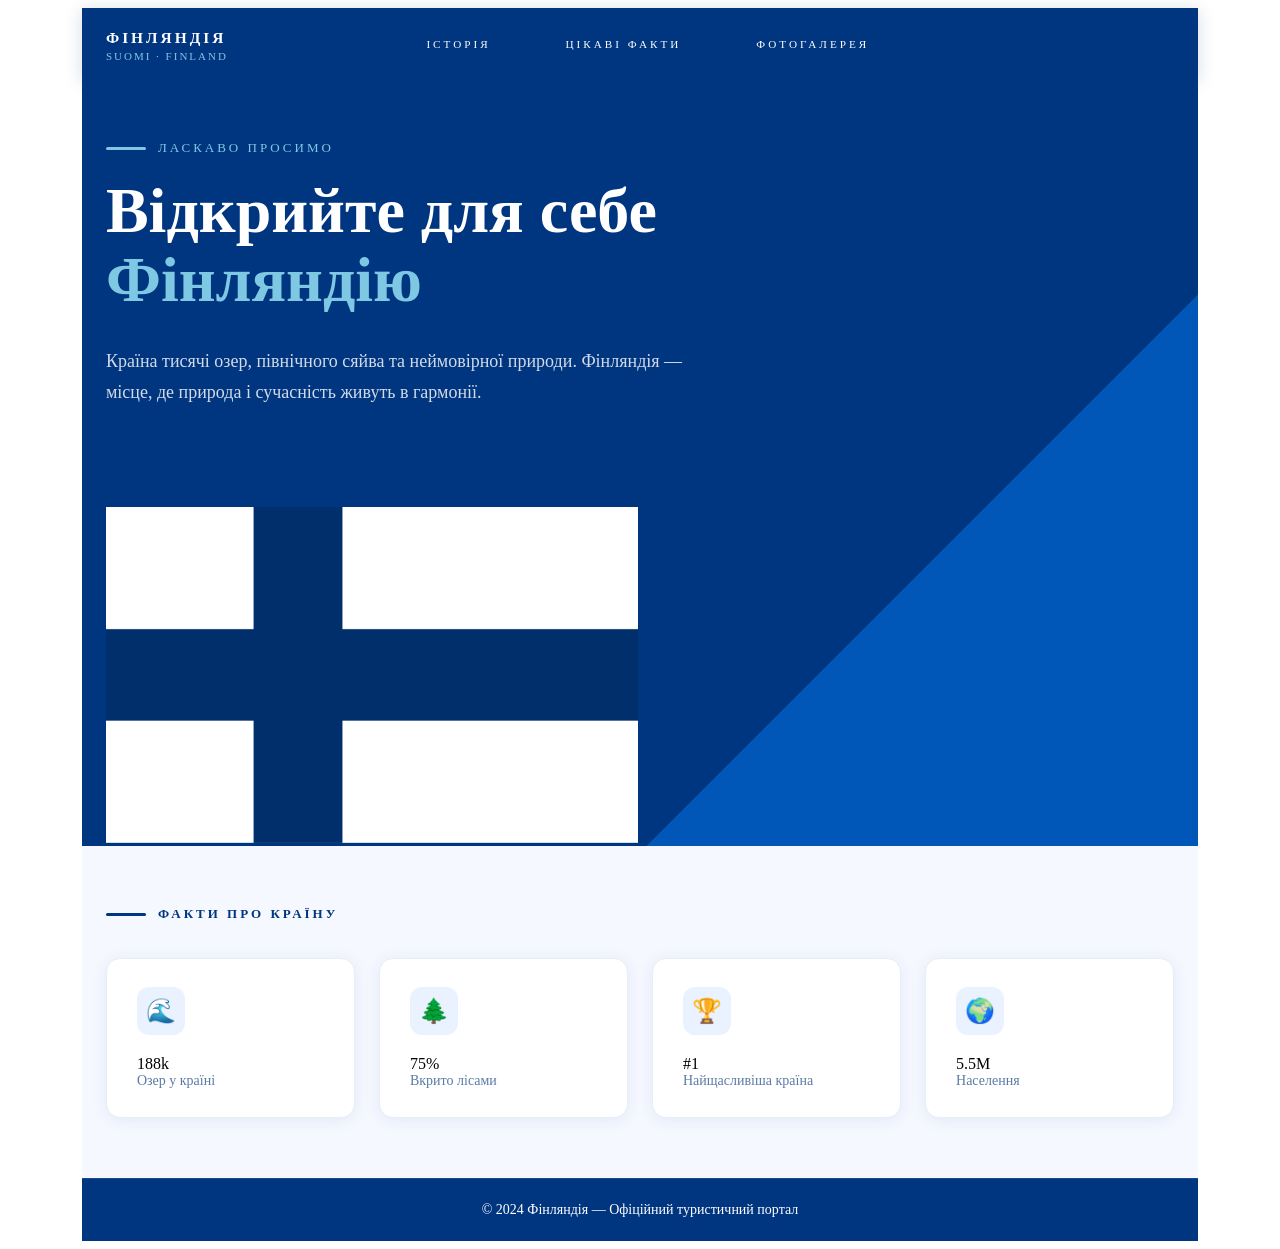
<file: index.html>
<!DOCTYPE html>
<html>
<head>
	<meta charset="utf-8">
	<meta name="viewport" content="width=device-width, initial-scale=1">
	<title>finland</title>
	<link rel="stylesheet" type="text/css" href="css\css.css">
</head>
<body>

<header class="header">
  <div class="header-container">
    <div class="logo">
      <div class="logo-text">
        <h1 class="logo-title"><a href="#glavna" class="nav-link nav-link-bold">Фінляндія</a></h1>
        <p class="logo-subtitle">Suomi · Finland</p>
      </div>
    </div>

    <nav>
      <a href="pages\istor.html" class="nav-link">
        Історія
      </a>
      <a href="pages\facts.html" class="nav-link">
        Цікаві факти
      </a>
      <a href="pages\fotogalery.html" class="nav-link">
        Фотогалерея
      </a>
    </nav>
  </div>
</header>


</div>


<section class="hero">
  

  <div class="hero-container">
    <div class="hero-content">
      <div class="accent-label">
        <div class="accent-bar" > </div>
        <span class="accent-text">Ласкаво просимо</span>
      </div>

      <h1 class="hero-title">
        <span class="hero-title-part">Відкрийте для себе</span>
        <span class="hero-title-part hero-title-part-accent">
          Фінляндію
        </span>
      </h1>

      <p class="hero-description">
        Країна тисячі озер, північного сяйва та неймовірної природи.
        Фінляндія — місце, де природа і сучасність живуть в гармонії.
      </p>
    </div>

    <div class="hero-image-wrapper">
      <img
        src="img\fin.png"
        alt="Фінляндія"
        class="hero-image"
      >
    </div>
  </div>
</section>

<section id="facts" class="facts-section">
  <div class="facts-container">
    <div class="section-header">
      <div class="accent-bar accent-bar-dark" > </div>
      <span class="accent-text accent-text-dark">
        Факти про країну
      </span>
    </div>

    <div class="facts-grid">
      <div class="fact-card">
        <div class="fact-icon">🌊</div>
        <div class="fact-number3">188k</div>
        <div class="fact-label">Озер у країні</div>
      </div>

      <div class="fact-card">
        <div class="fact-icon">🌲</div>
        <div class="fact-number3">75%</div>
        <div class="fact-label">Вкрито лісами</div>
      </div>

      <div class="fact-card">
        <div class="fact-icon">🏆</div>
        <div class="fact-number3">#1</div>
        <div class="fact-label">Найщасливіша країна</div>
      </div>

      <div class="fact-card">
        <div class="fact-icon">🌍</div>
        <div class="fact-number3">5.5M</div>
        <div class="fact-label">Населення</div>
      </div>
    </div>
  
</section>

<footer class="footer">
  <p class="footer-text">
    © 2024 Фінляндія — Офіційний туристичний портал
  </p>
</footer>


</body>
</html>
</file>
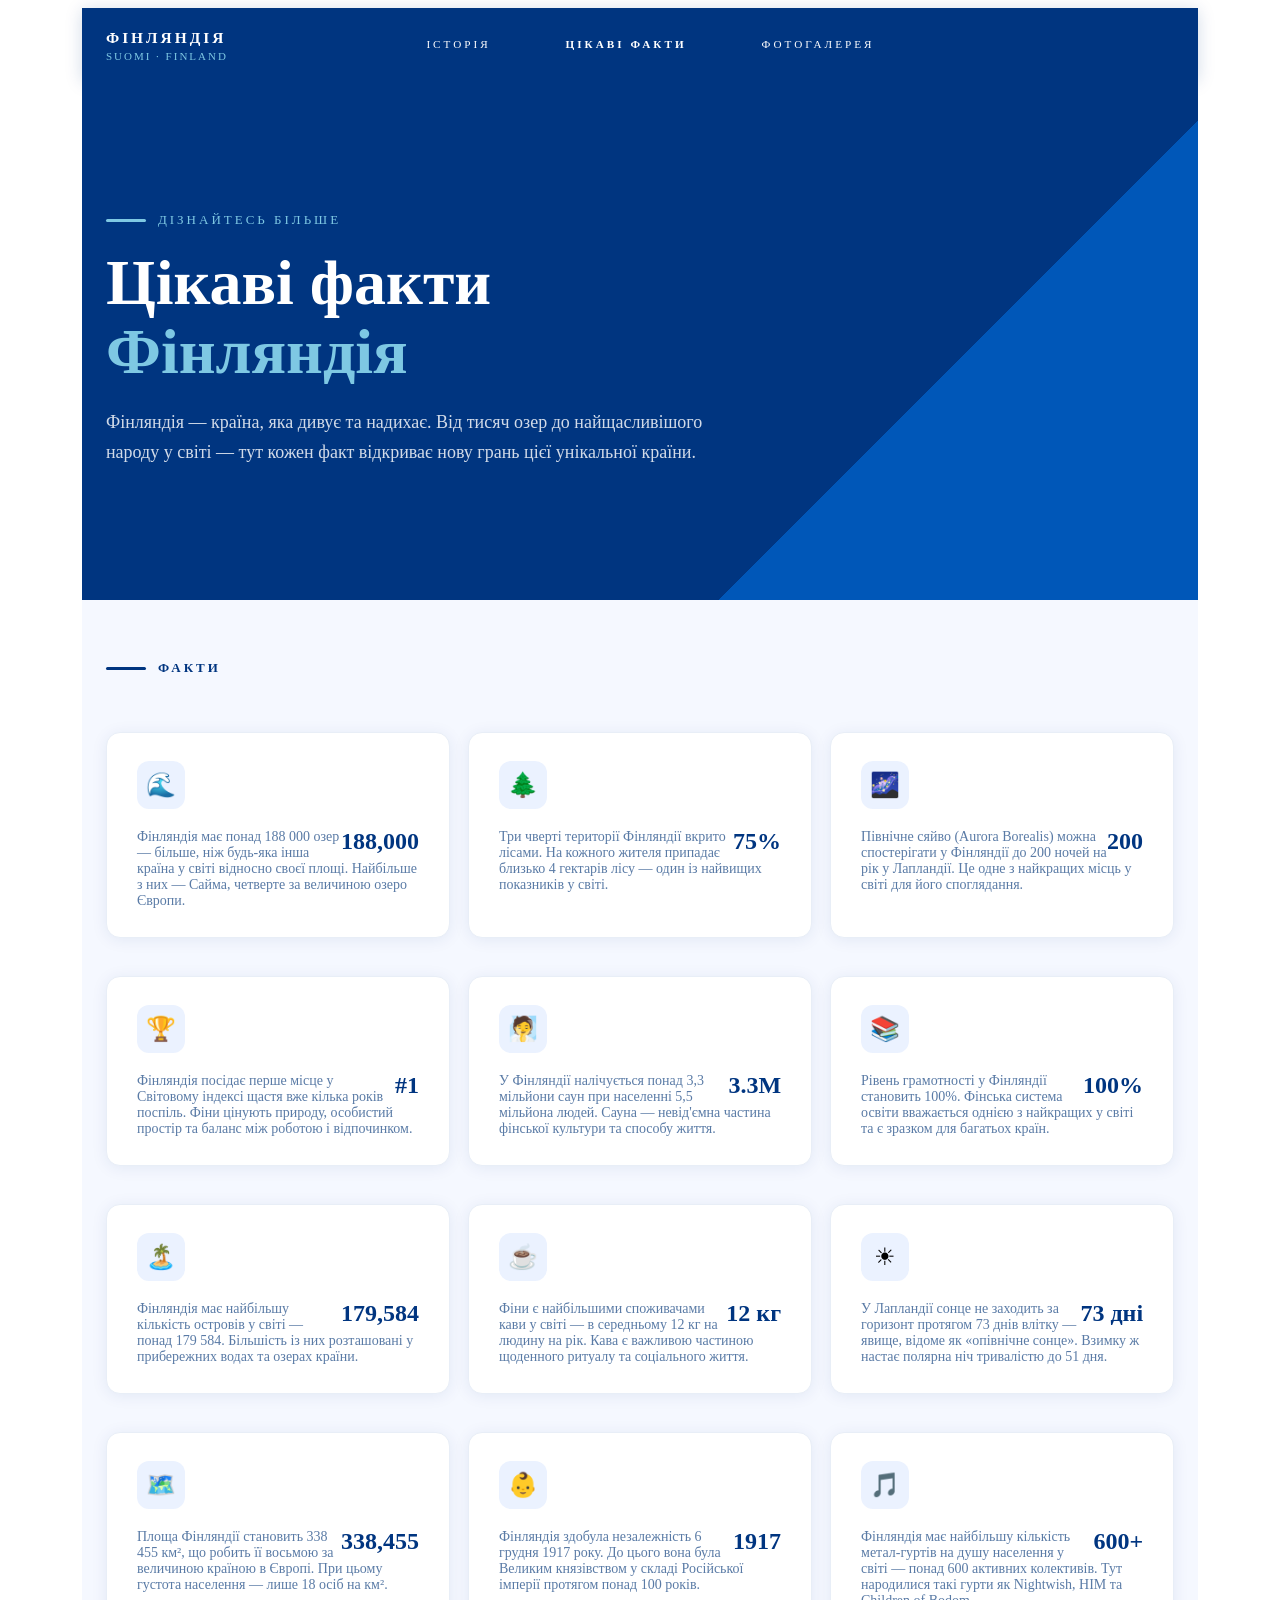
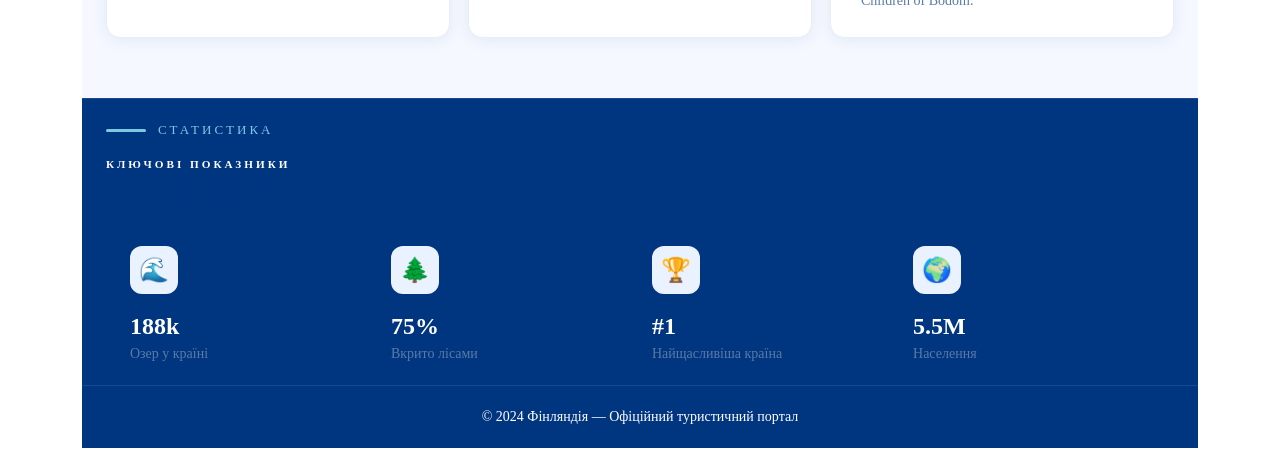
<file: pages/facts.html>
<!DOCTYPE html>
<html>
<head>
	<meta charset="utf-8">
	<meta name="viewport" content="width=device-width, initial-scale=1">
	<title>finland</title>
	<link rel="stylesheet" type="text/css" href="css\css.css">
</head>
<body>

<header class="header">
  <div class="header-container">
    <div class="logo">
      <div class="logo-text">
        <h1 class="logo-title"><a href="../index.html" class="nav-link nav-link-bold">Фінляндія</a></h1>
        <p class="logo-subtitle">Suomi · Finland</p>
      </div>
    </div>

    <nav>
      <a href="istor.html" class="nav-link">
        Історія
      </a>
      <a href="facts.html" class="nav-link nav-link-bold">
        Цікаві факти
      </a>
      <a href="fotogalery.html" class="nav-link">
        Фотогалерея
      </a>
    </nav>
  </div>
</header>


</div>


<section class="hero">
  

  <div class="hero-container">
    <div class="hero-content">
      <div class="accent-label">
        <div class="accent-bar" > </div>
        <span class="accent-text">Дізнайтесь більше</span>
      </div>

      <h1 class="hero-title">
        <span class="hero-title-part">Цікаві факти</span>
        <span class="hero-title-part hero-title-part-accent">
          Фінляндія
        </span>
      </h1>

      <p class="hero-description">
        Фінляндія — країна, яка дивує та надихає. Від тисяч озер до найщасливішого народу у світі — тут кожен факт відкриває нову грань цієї унікальної країни.
      </p>
    </div>

    
  </div>
</section>

<section id="facts" class="facts-section">
  <div class="facts-container">
    <div class="section-header">
      <div class="accent-bar accent-bar-dark" > </div>
      <span class="accent-text accent-text-dark">
        Факти
      </span>
    </div>

    <div class="facts-grid1">
      <div class="fact-card1">
        <div class="fact-icon">🌊</div>
        <div class="fact-number2">188,000</div>
        <div class="fact-label">Фінляндія має понад 188 000 озер — більше, ніж будь-яка інша країна у світі відносно своєї площі. Найбільше з них — Сайма, четверте за величиною озеро Європи.</div>
      </div>

      <div class="fact-card1">
        <div class="fact-icon">🌲</div>
        <div class="fact-number2">75%</div>
        <div class="fact-label">Три чверті території Фінляндії вкрито лісами. На кожного жителя припадає близько 4 гектарів лісу — один із найвищих показників у світі.</div>
      </div>

      <div class="fact-card1">
        <div class="fact-icon">🌌</div>
        <div class="fact-number2">200</div>
        <div class="fact-label">Північне сяйво (Aurora Borealis) можна спостерігати у Фінляндії до 200 ночей на рік у Лапландії. Це одне з найкращих місць у світі для його споглядання.</div>
      </div>

      <div class="fact-card1">
        <div class="fact-icon">🏆</div>
        <div class="fact-number2">#1</div>
        <div class="fact-label">Фінляндія посідає перше місце у Світовому індексі щастя вже кілька років поспіль. Фіни цінують природу, особистий простір та баланс між роботою і відпочинком.</div>
      </div>

      <div class="fact-card1">
        <div class="fact-icon">🧖</div>
        <div class="fact-number2">3.3M</div>
        <div class="fact-label">У Фінляндії налічується понад 3,3 мільйони саун при населенні 5,5 мільйона людей. Сауна — невід'ємна частина фінської культури та способу життя.</div>
      </div>

      <div class="fact-card1">
        <div class="fact-icon">📚</div>
        <div class="fact-number2">100%</div>
        <div class="fact-label">Рівень грамотності у Фінляндії становить 100%. Фінська система освіти вважається однією з найкращих у світі та є зразком для багатьох країн.</div>
      </div>

      <div class="fact-card1">
        <div class="fact-icon">🏝️</div>
        <div class="fact-number2">179,584</div>
        <div class="fact-label">Фінляндія має найбільшу кількість островів у світі — понад 179 584. Більшість із них розташовані у прибережних водах та озерах країни.</div>
      </div>

      <div class="fact-card1">
        <div class="fact-icon">☕</div>
        <div class="fact-number2">12 кг</div>
        <div class="fact-label">Фіни є найбільшими споживачами кави у світі — в середньому 12 кг на людину на рік. Кава є важливою частиною щоденного ритуалу та соціального життя.</div>
      </div>

      <div class="fact-card1">
        <div class="fact-icon">☀</div>
        <div class="fact-number2">73 дні</div>
        <div class="fact-label">У Лапландії сонце не заходить за горизонт протягом 73 днів влітку — явище, відоме як «опівнічне сонце». Взимку ж настає полярна ніч тривалістю до 51 дня.</div>
      </div>

      <div class="fact-card1">
        <div class="fact-icon">🗺️</div>
        <div class="fact-number2">338,455</div>
        <div class="fact-label">Площа Фінляндії становить 338 455 км², що робить її восьмою за величиною країною в Європі. При цьому густота населення — лише 18 осіб на км².</div>
      </div>

      <div class="fact-card1">
        <div class="fact-icon">👶</div>
        <div class="fact-number2">1917</div>
        <div class="fact-label">Фінляндія здобула незалежність 6 грудня 1917 року. До цього вона була Великим князівством у складі Російської імперії протягом понад 100 років.</div>
      </div>

      <div class="fact-card1">
        <div class="fact-icon">🎵</div>
        <div class="fact-number2">600+</div>
        <div class="fact-label">Фінляндія має найбільшу кількість метал-гуртів на душу населення у світі — понад 600 активних колективів. Тут народилися такі гурти як Nightwish, HIM та Children of Bodom.</div>
      </div>
    </div>
  
</section>
<footer class="footer1">
   <div class="accent-label">
   <div class="accent-bar" > </div>
        <span class="accent-text" class="logo-title">Статистика</span>
      </div>
        <h1 class="nav-link nav-link-bold">Ключові показники</h1>
        <div class="facts-container">
    <div class="section-header">
      <div class="accent-bar accent-bar-dark" > </div>
      <span class="accent-text accent-text-dark">
        Факти про країну
      </span>
    </div>

    <div class="facts-grid2">
      <div class="fact-card">
        <div class="fact-icon">🌊</div>
        <div class="fact-number3">188k</div>
        <div class="fact-label">Озер у країні</div>
      </div>

      <div class="fact-card">
        <div class="fact-icon">🌲</div>
        <div class="fact-number3">75%</div>
        <div class="fact-label">Вкрито лісами</div>
      </div>

      <div class="fact-card">
        <div class="fact-icon">🏆</div>
        <div class="fact-number3">#1</div>
        <div class="fact-label">Найщасливіша країна</div>
      </div>

      <div class="fact-card">
        <div class="fact-icon">🌍</div>
        <div class="fact-number3">5.5M</div>
        <div class="fact-label">Населення</div>
      </div>
    </div>
</footer>


<footer class="footer">
  <p class="footer-text">
    © 2024 Фінляндія — Офіційний туристичний портал
  </p>
</footer>


</body>
</html>
</file>
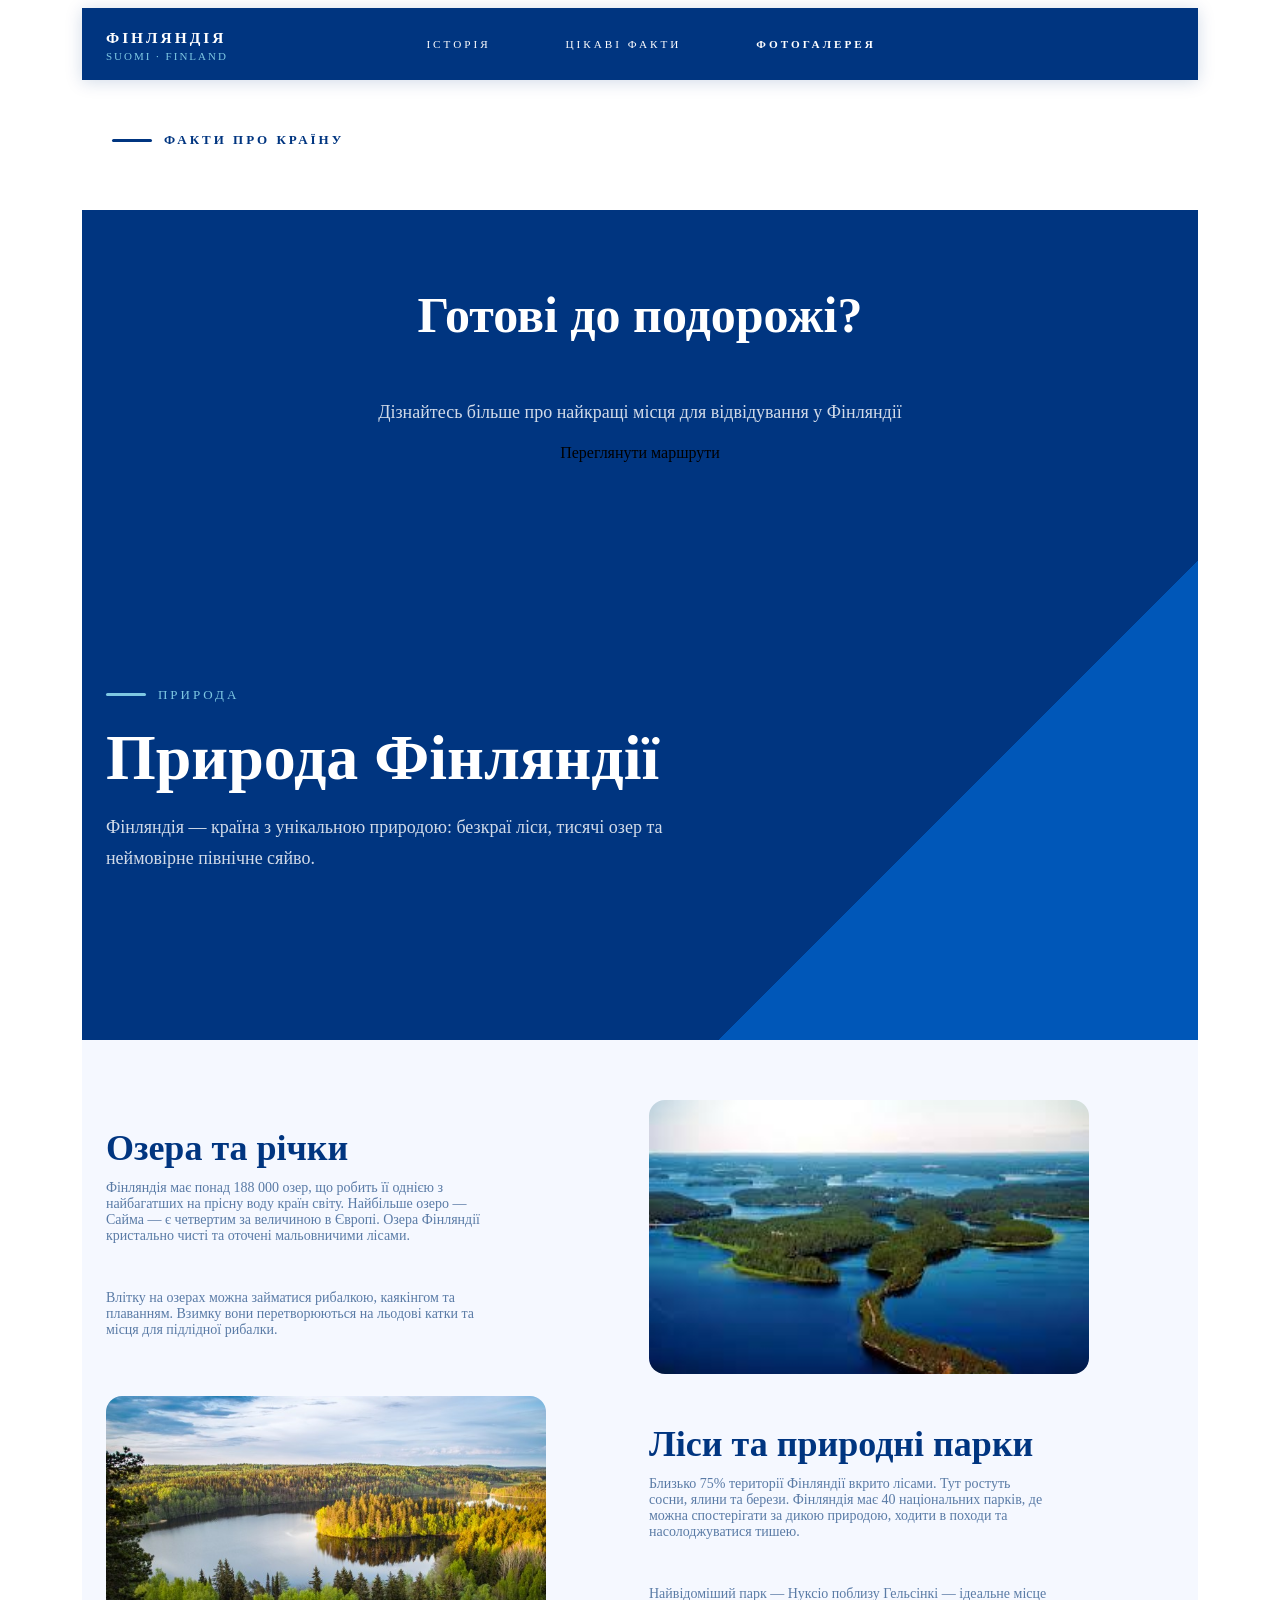
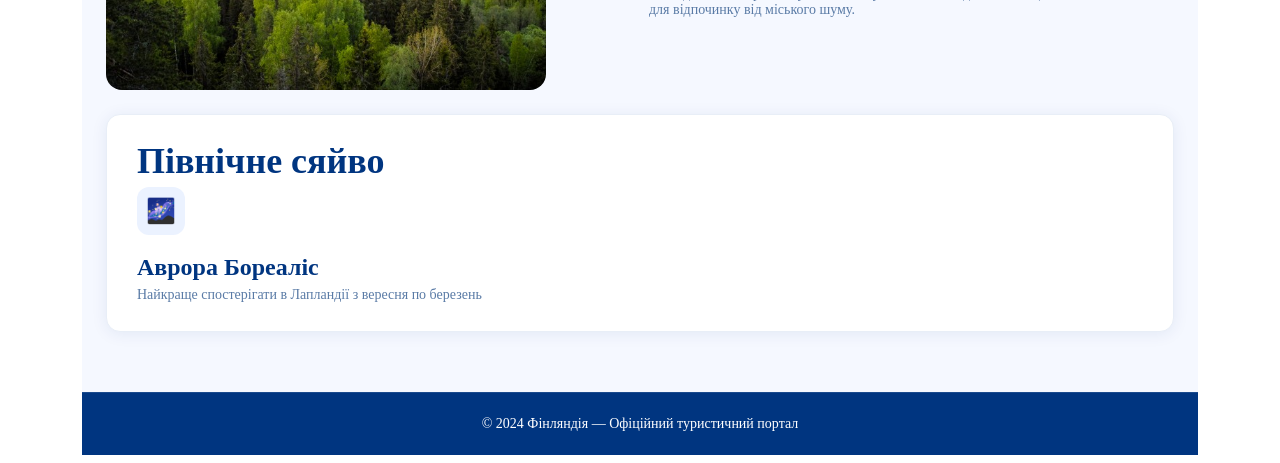
<file: pages/fotogalery.html>
<!DOCTYPE html>
<html>
<head>
	<meta charset="utf-8">
	<meta name="viewport" content="width=device-width, initial-scale=1">
	<title>finland</title>
	<link rel="stylesheet" type="text/css" href="css\css.css">
</head>
<body>

<header class="header">
  <div class="header-container">
    <div class="logo">
      <div class="logo-text">
        <h1 class="logo-title"><a href="../index.html" class="nav-link nav-link-bold">Фінляндія</a></h1>
        <p class="logo-subtitle">Suomi · Finland</p>
      </div>
    </div>

    <nav>
     <a href="istor.html" class="nav-link">
        Історія
      </a>
      <a href="facts.html" class="nav-link">
        Цікаві факти
      </a>
      <a href="fotogalery.html" class="nav-link nav-link-bold">
        Фотогалерея
      </a>
    </nav>
  </div>
</header>

<div class="white"> 
  <div class="accent-bar accent-bar-dark" > </div>
      <span class="accent-text accent-text-dark">
        Факти про країну
      </span>
    </div>
  <div class="hero1">
    
 <h1 class="hero-title-part1">Готові до подорожі?</h1>
 <p class="hero-description">Дізнайтесь більше про найкращі місця для відвідування у Фінляндії</p>
 <p>Переглянути маршрути</p>



  </div>  
<section class="hero">


  <div class="hero-container">
    <div class="hero-content">
      <div class="accent-label">
        <div class="accent-bar" > </div>
        <span class="accent-text">ПРИРОДА</span>
      </div>

      <h1 class="hero-title">
        <span class="hero-title-part">Природа Фінляндії</span>
      </h1>

      <p class="hero-description">
        Фінляндія — країна з унікальною природою: безкраї ліси, тисячі озер та неймовірне північне сяйво.
      </p>
    </div>

    
  </div>
</section>

<section id="facts" class="facts-section">
  <div class="facts-container">
    
    <div class="facts-grid">
      <div class="fact-card">
       <h1 class="fact-number">Озера та річки</h1>
       <p class="fact-label">Фінляндія має понад 188 000 озер, що робить її однією з найбагатших на прісну воду країн світу. Найбільше озеро — Сайма — є четвертим за величиною в Європі. Озера Фінляндії кристально чисті та оточені мальовничими лісами.</p>
       <br>
       <p class="fact-label">Влітку на озерах можна займатися рибалкою, каякінгом та плаванням. Взимку вони перетворюються на льодові катки та місця для підлідної рибалки.</p>
      </div>

      <div class="fact-card">
      <img class="img"src="img\les1.jpg">
      </div>

      <div class="fact-card">
    <img class="img" src="img\les2.jpg">
      </div>
      

      <div class="fact-card">
        <h1 class="fact-number">Ліси та природні парки</h1>
       <p class="fact-label">Близько 75% території Фінляндії вкрито лісами. Тут ростуть сосни, ялини та берези. Фінляндія має 40 національних парків, де можна спостерігати за дикою природою, ходити в походи та насолоджуватися тишею.</p>
       <br>
       <p class="fact-label">Найвідоміший парк — Нуксіо поблизу Гельсінкі — ідеальне місце для відпочинку від міського шуму.</p>
        
      </div>
     
    </div>
  <div class="fact-card1">
       <div class="fact-number">Північне сяйво</div>
        <div class="fact-icon">🌌</div>
        <div class="fact-number1">Аврора Бореаліс</div>
        <div class="fact-label">Найкраще спостерігати в Лапландії з вересня по березень</div>
      </div>

</section>

   
<footer class="footer">
  <p class="footer-text">
    © 2024 Фінляндія — Офіційний туристичний портал
  </p>
</footer>


</body>
</html>
</file>
